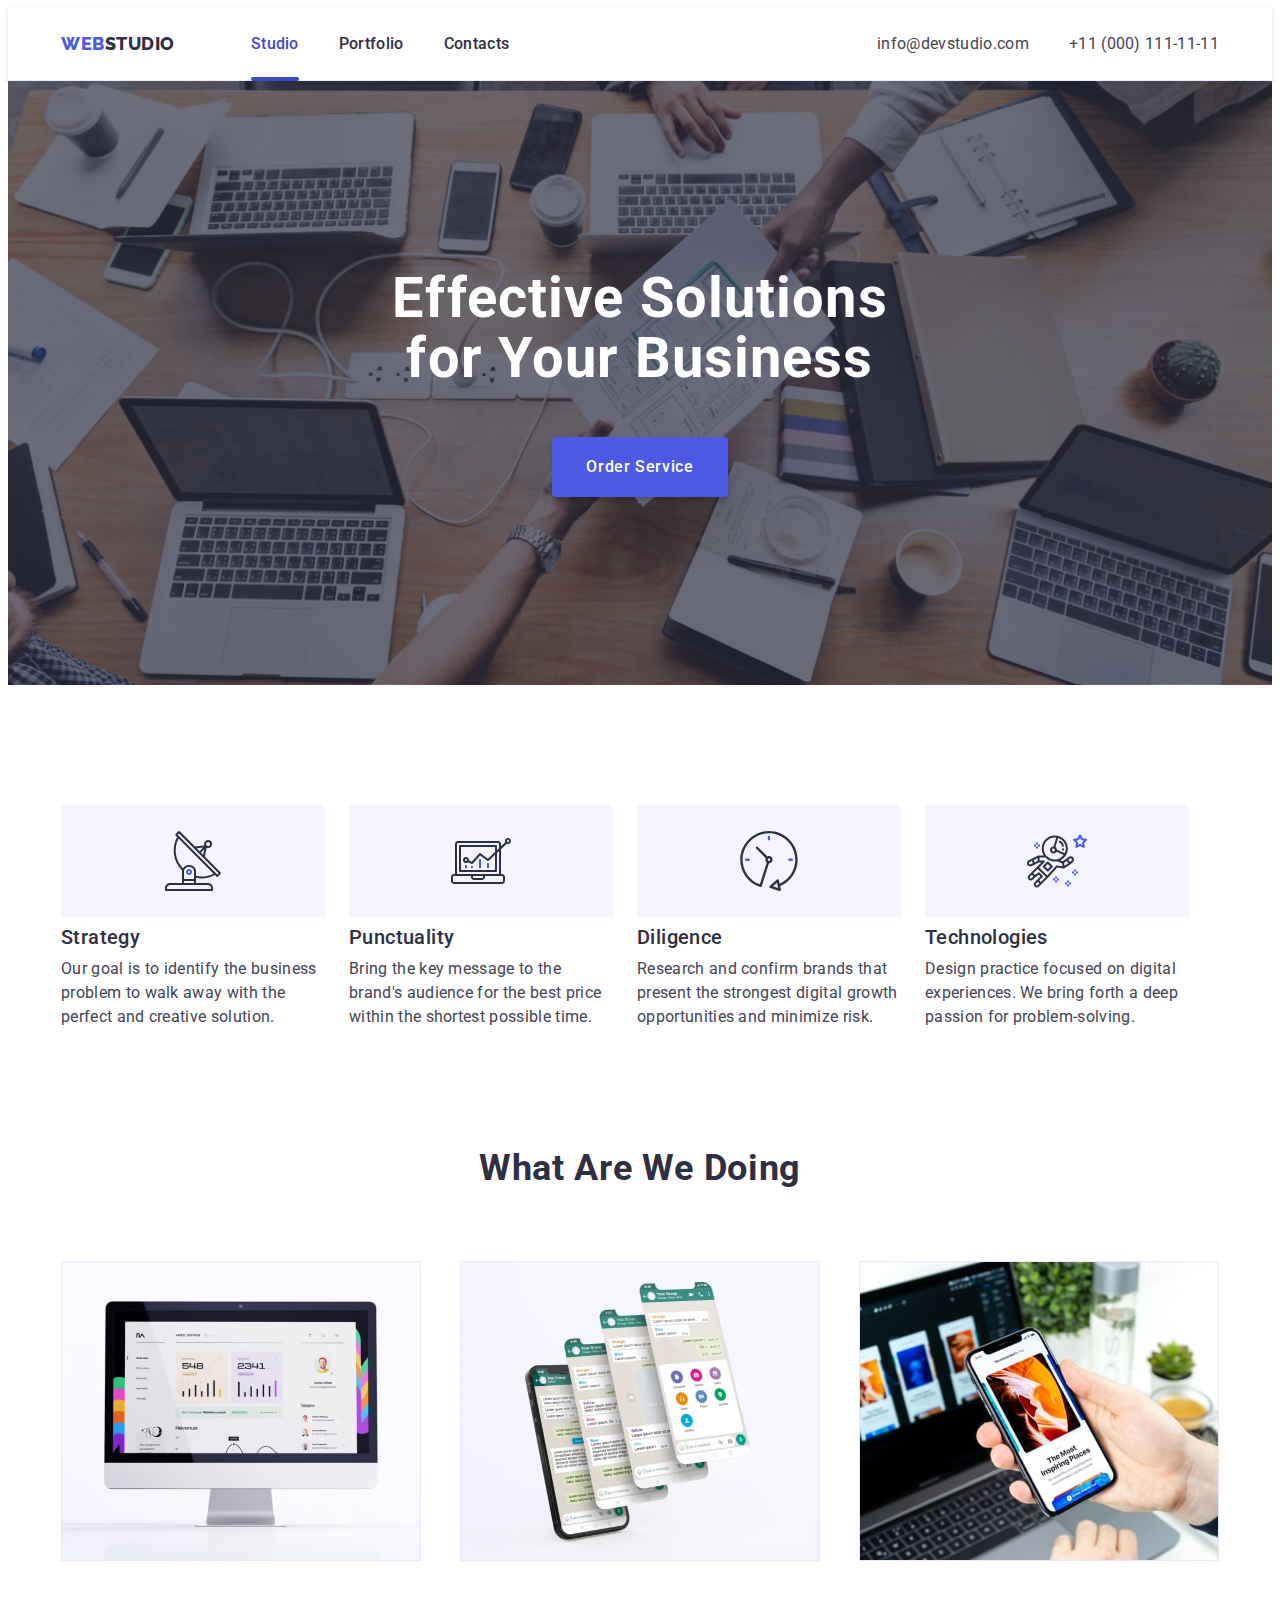
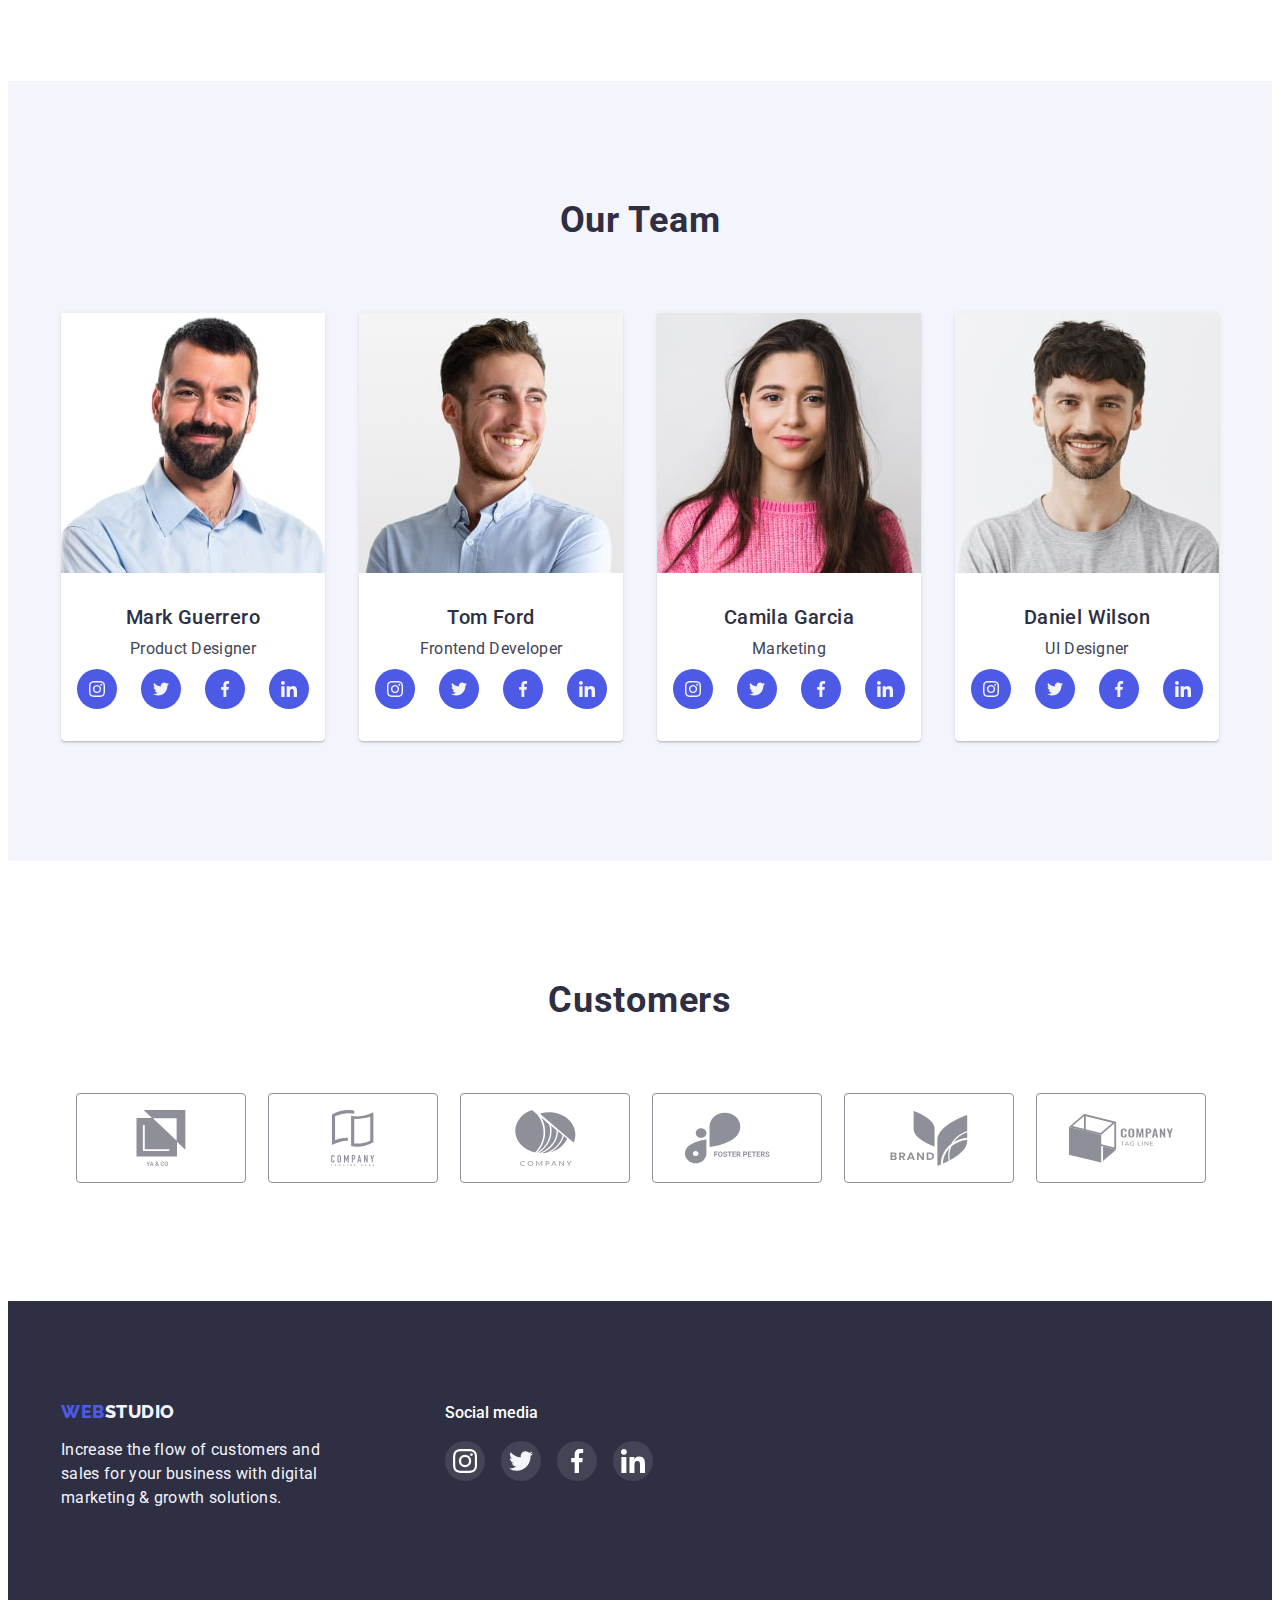
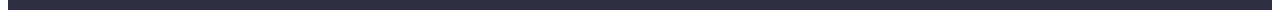
<file: index.html>
<!DOCTYPE html>
<html lang="en">
  <head>
    <meta charset="UTF-8" />
    <meta http-equiv="X-UA-Compatible" content="IE=edge" />
    <meta name="viewport" content="width=device-width, initial-scale=1.0" />
    <link rel="preconnect" href="https://fonts.googleapis.com" />
    <link rel="preconnect" href="https://fonts.gstatic.com" crossorigin />
    <link
      href="https://fonts.googleapis.com/css2?family=Raleway:wght@800&family=Roboto:wght@400;500;700;900&display=swap"
      rel="stylesheet"
    />
    <link
      rel="stylesheet"
      href="https://cdnjs.cloudflare.com/ajax/libs/modern-normalize/1.1.0/modern-normalize.min.css"
      integrity="sha512-wpPYUAdjBVSE4KJnH1VR1HeZfpl1ub8YT/NKx4PuQ5NmX2tKuGu6U/JRp5y+Y8XG2tV+wKQpNHVUX03MfMFn9Q=="
      crossorigin="anonymous"
      referrerpolicy="no-referrer"
    />

    <link rel="stylesheet" href="./css/styles.css" />
    <title>Студія</title>
  </head>
  <body>
    <header class="header">
      <div class="container header-style">
        <nav class="nav">
          <a class="header-logo link" href="./index.html"
            >Web<span class="header-logo-studio">Studio</span>
          </a>
          <ul class="header-list list">
            <li class="item">
              <a class="navigation-link link current" href="./index.html">Studio</a>
            </li>
            <li class="item">
              <a class="navigation-link link" href="./portfolio.html"
                >Portfolio</a
              >
            </li class="item">
            <li><a class="navigation-link link" href="">Contacts</a></li>
          </ul>
        </nav>
        <address class="header-address">
          <ul class="address-list list">
            <li class="item">
              <a class="contacts-link link" href="mailto:info@devstudio.com"
                >info@devstudio.com</a
              >
            </li>
            <li class="item">
              <a class="contacts-link link" href="tel:+110001111111"
                >+11 (000) 111-11-11</a
              >
            </li>
          </ul>
        </address>
      </div>
    </header>
    <main>
      <section class="hero">
        <div class="container">
          <h1 class="hero-title">Effective Solutions for Your Business</h1>
          <button type="button" class="button" data-modal-open>Order Service</button>
        </div>
      </section>

      <section class="section-advantages">
        <div class="container">
          <h2 class="visually-hidden">advantages</h2>
          <ul class="advantages-list list">
            <li class="advantages-item">
              <h3 class="advantages-title">Strategy</h3>
              <p class="advantages-content">
                Our goal is to identify the business problem to walk away with the
                perfect and creative solution.
              </p>
            </li>
            <li class="advantages-item icon-antenna">
              <h3 class="advantages-title">Punctuality</h3>
              <p class="advantages-content">
                Bring the key message to the brand's audience for the best price
                within the shortest possible time.
              </p>
            </li>
            <li class="advantages-item">
              <h3 class="advantages-title">Diligence</h3>
              <p class="advantages-content">
                Research and confirm brands that present the strongest digital
                growth opportunities and minimize risk.
              </p>
            </li>
            <li class="advantages-item">
              <h3 class="advantages-title">Technologies</h3>
              <p class="advantages-content">
                Design practice focused on digital experiences. We bring forth a
                deep passion for problem-solving.
              </p>
            </li>
          </ul>
        <!-- </div> -->
      </section>
      <section class="section-projects">
        <div class="container">
          <h2 class="section-projects-header">What are we doing</h2>
          <ul class="section-projects-list list">
            <li>
              <img
                src="./images/img1.jpg"
                alt="project1"
                width="360"
                height="300"
              />
            </li>
            <li>
              <img
                src="./images/img2.jpg"
                alt="project2"
                width="360"
                height="300"
              />
            </li>
            <li>
              <img
                src="./images/img3.jpg"
                alt="project3"
                width="360"
                height="300"
              />
            </li>
          </ul>
        </div>
      </section>
      <section class = "section-team">
        <div class="container">
          <h2 class="team-main-header">Our Team</h2>
          <ul class="team-list list">
            <li class="team-list-item">
              <img src="./images/teamcard1.jpg" alt="Mark Guerrero" width="264" />
              <div class="team-item-block">
                <h3 class="team-item-header">Mark Guerrero</h3>
                <p class="team-item-text">Product Designer</p>
                <ul class="team-social-list list">
                  <li class="team-social-item">
                    <a class="team-social-link link" href="">
                      <svg class="team-social-icon" width="16" height="16">
                        <use href="./images/icons.svg#icon-instagram" width="16px" height="16px"></use>
                      </svg>
                    </a>
                  </li>
                  <li class="team-social-item">
                    <a class="team-social-link link" href="">
                      <svg class="team-social-icon" width="16" height="16">
                        <use href="./images/icons.svg#icon-twitter"></use>
                      </svg>
                    </a>
                  </li>
                  <li class="team-social-item">
                    <a class="team-social-link link" href="">
                      <svg class="team-social-icon" width="16" height="16">
                        <use href="./images/icons.svg#icon-facebook"></use>
                      </svg>
                    </a>
                  </li>
                  <li class="team-social-item">
                    <a class="team-social-link link" href="">
                      <svg class="team-social-icon" width="16" height="16">
                        <use href="./images/icons.svg#icon-linkedin"></use>
                      </svg>
                    </a>
                  </li>
                </ul>
              </div>
            </li>
            <li class="team-list-item">
              <img src="./images/teamcard2.jpg" alt="Tom Ford" width="264" />
              <div class="team-item-block">
                <h3 class="team-item-header">Tom Ford</h3>
                <p class="team-item-text">Frontend Developer</p>
                <ul class="team-social-list list">
                  <li class="team-social-item">
                    <a class="team-social-link link" href="">
                      <svg class="team-social-icon" width="16" height="16">
                        <use href="./images/icons.svg#icon-instagram" width="16px" height="16px"></use>
                      </svg>
                    </a>
                  </li>
                  <li class="team-social-item">
                    <a class="team-social-link link" href="">
                      <svg class="team-social-icon" width="16" height="16">
                        <use href="./images/icons.svg#icon-twitter"></use>
                      </svg>
                    </a>
                  </li>
                  <li class="team-social-item">
                    <a class="team-social-link link" href="">
                      <svg class="team-social-icon" width="16" height="16">
                        <use href="./images/icons.svg#icon-facebook"></use>
                      </svg>
                    </a>
                  </li>
                  <li class="team-social-item">
                    <a class="team-social-link link" href="">
                      <svg class="team-social-icon" width="16" height="16">
                        <use href="./images/icons.svg#icon-linkedin"></use>
                      </svg>
                    </a>
                  </li>
                </ul>
              </div>
            </li>
            <li class="team-list-item">
              <img src="./images/teamcard3.jpg" alt="Camila Garcia" width="264" />
              <div class="team-item-block">
                <h3 class="team-item-header">Camila Garcia</h3>
                <p class="team-item-text">Marketing</p>
                <ul class="team-social-list list">
                  <li class="team-social-item">
                    <a class="team-social-link link" href="">
                      <svg class="team-social-icon" width="16" height="16">
                        <use href="./images/icons.svg#icon-instagram" width="16px" height="16px"></use>
                      </svg>
                    </a>
                  </li>
                  <li class="team-social-item">
                    <a class="team-social-link link" href="">
                      <svg class="team-social-icon" width="16" height="16">
                        <use href="./images/icons.svg#icon-twitter"></use>
                      </svg>
                    </a>
                  </li>
                  <li class="team-social-item">
                    <a class="team-social-link link" href="">
                      <svg class="team-social-icon" width="16" height="16">
                        <use href="./images/icons.svg#icon-facebook"></use>
                      </svg>
                    </a>
                  </li>
                  <li class="team-social-item">
                    <a class="team-social-link link" href="">
                      <svg class="team-social-icon" width="16" height="16">
                        <use href="./images/icons.svg#icon-linkedin"></use>
                      </svg>
                    </a>
                  </li>
                </ul>
              </div>
            </li>
            <li class="team-list-item">
              <img src="./images/teamcard4.jpg" alt="Daniel Wilson" width="264" />
              <div class="team-item-block">
                <h3 class="team-item-header">Daniel Wilson</h3>
                <p class="team-item-text">UI Designer</p>
                <ul class="team-social-list list">
                  <li class="team-social-item">
                    <a class="team-social-link link" href="">
                      <svg class="team-social-icon" width="16" height="16">
                        <use href="./images/icons.svg#icon-instagram" width="16px" height="16px"></use>
                      </svg>
                    </a>
                  </li>
                  <li class="team-social-item">
                    <a class="team-social-link link" href="">
                      <svg class="team-social-icon" width="16" height="16">
                        <use href="./images/icons.svg#icon-twitter"></use>
                      </svg>
                    </a>
                  </li>
                  <li class="team-social-item">
                    <a class="team-social-link link" href="">
                      <svg class="team-social-icon" width="16" height="16">
                        <use href="./images/icons.svg#icon-facebook"></use>
                      </svg>
                    </a>
                  </li>
                  <li class="team-social-item">
                    <a class="team-social-link link" href="">
                      <svg class="team-social-icon" width="16" height="16">
                        <use href="./images/icons.svg#icon-linkedin"></use>
                      </svg>
                    </a>
                  </li>
                </ul>
              </div>
            </li>
          </ul>
        </div>
      </section>
      <section class="customers">
        <div class="container">
          <h3 class="team-main-header">customers</h3>
          <ul class="customers-list list"> 
            <li class="customers-item">
              <a class="customers-link link" href="">
                <svg class="customers-link-icon" width="104" height="56">
                  <use href="./images/icons.svg#icon-partner1"></use>
                </svg>
              </a>
            </li>
           <li class="customers-item">
            <a class="customers-link link" href="">
                <svg class="customers-link-icon" width="104" height="56">
                  <use href="./images/icons.svg#icon-partner2"></use>
                </svg>
              </a>
            </li>
            <li class="customers-item">
              <a class="customers-link link" href="">
                <svg class="customers-link-icon" width="104" height="56">
                  <use href="./images/icons.svg#icon-partner3"></use>
                </svg>
              </a>
            </li>
            <li class="customers-item">
              <a class="customers-link link" href="">
                <svg class="customers-link-icon" width="104" height="56">
                  <use href="./images/icons.svg#icon-partner4"></use>
                </svg>
              </a>
            </li>
            <li class="customers-item">
              <a class="customers-link link" href="">
                <svg class="customers-link-icon" width="104" height="56">
                  <use href="./images/icons.svg#icon-partner5"></use>
                </svg>
              </a>
            </li>
            <li class="customers-item">
              <a class="customers-link link" href="">
                <svg class="customers-link-icon" width="104" height="56">
                  <use href="./images/icons.svg#icon-partner6"></use>
                </svg>
              </a>
            </li>
          </ul>
        </div>
      </section>
    </main>
    <footer class="footer">
      <div class="container footer-container">
        <div class="footer-block">
          <a class="header-logo link" href="./index.html"
            >Web<span class="footer-logo-studio">Studio</span></a
          >
          <p class="footer-text">
            Increase the flow of customers and sales for your business with digital
            marketing & growth solutions.
          </p>
        </div>
        <div class="footer-socials">
          <h2 class="footer-social-header">Social media</h2>
          <ul class="footer-social-list list">
            <li class="footer-social-item">
              <a class="footer-social-link link" href="" > 
                <svg class="footer-link-icon" width="24" height="24">
                  <use href="./images/icons.svg#icon-instagram"></use>
                </svg>
              </a>
            </li>
            <li class="footer-social-item"><a class="footer-social-link link" href="" > 
              <svg class="footer-link-icon" width="24" height="24">
                <use href="./images/icons.svg#icon-twitter"></use>
              </svg>
            </a></li>
            <li class="footer-social-item"><a class="footer-social-link link" href="" > 
              <svg class="footer-link-icon" width="24" height="24">
                <use href="./images/icons.svg#icon-facebook"></use>
              </svg>
            </a></li>
            <li class="footer-social-item"><a class="footer-social-link link" href="" > 
              <svg class="footer-link-icon" width="24" height="24">
                <use href="./images/icons.svg#icon-linkedin"></use>
              </svg>
            </a></li>
          </ul>
        </div> 
      </div>
    </footer>

    <div class="backdrop is-hidden" data-modal>
      <div class="modal">
        <button type="button" class="modal-button" data-modal-close>
          <svg class="modal-button-icon" width="8px" height="8px">
            <use href="./images/icons.svg#icon-close"></use>
          </svg>
        </button>
      </div>
    </div>
    <script src="./js/modal.js"></script>
  </body>
</html>
</file>
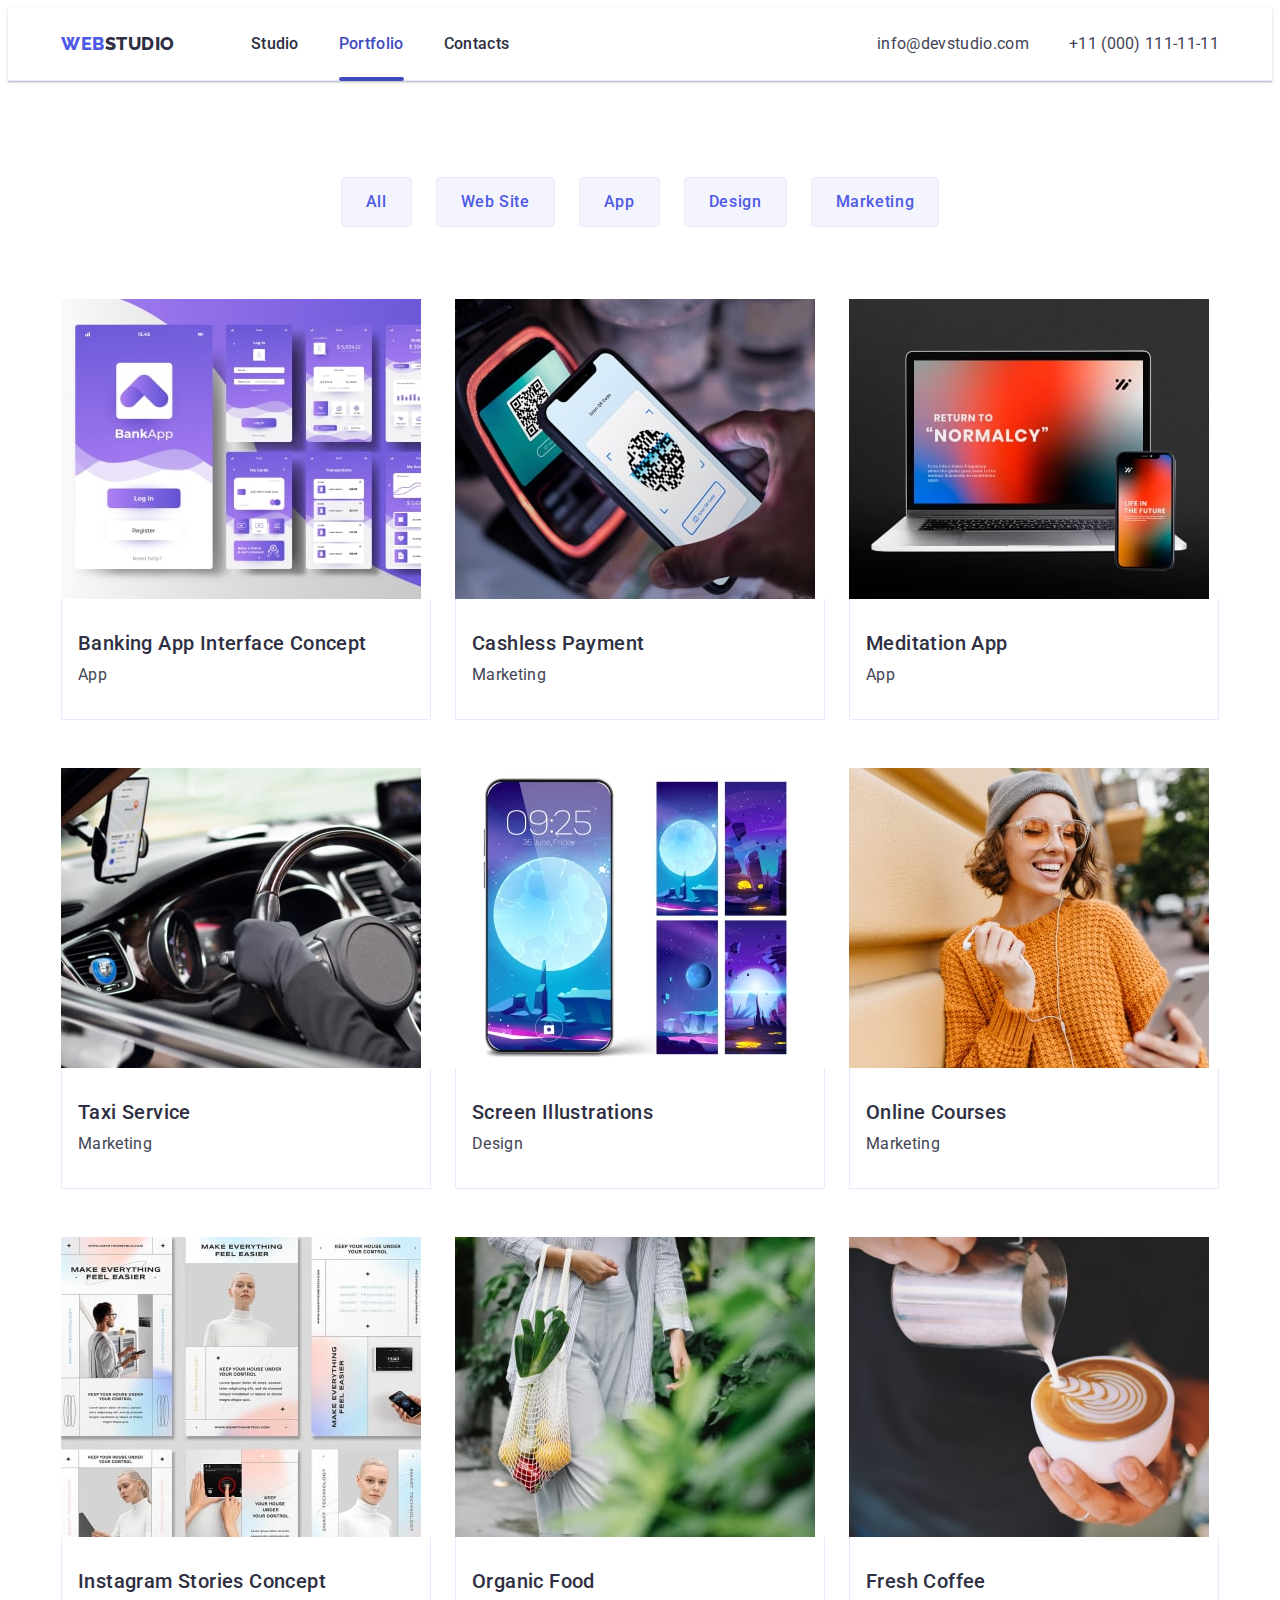
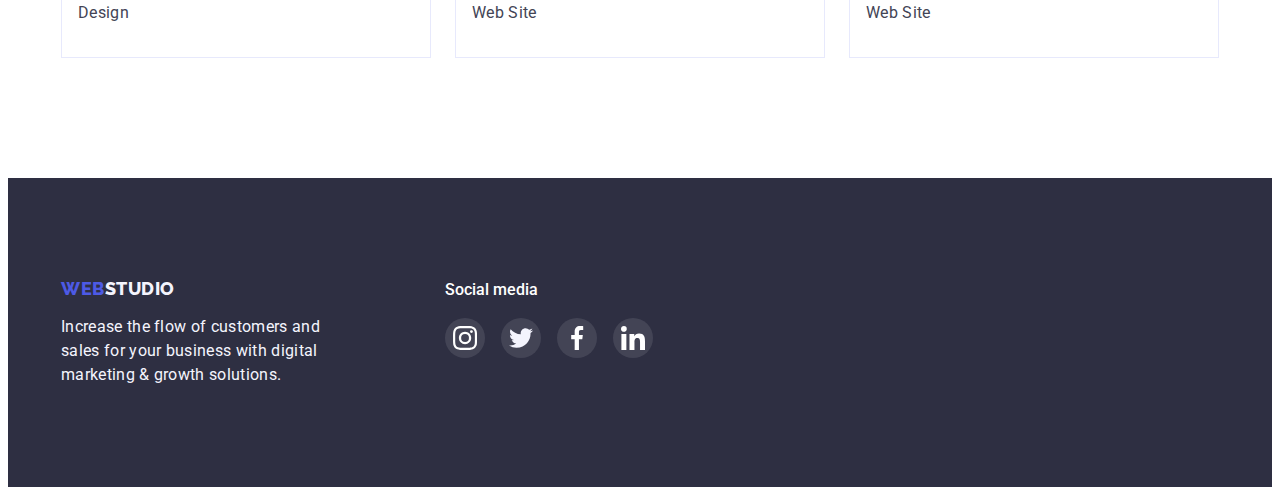
<file: portfolio.html>
<!DOCTYPE html>
<html lang="en">
  <head>
    <meta charset="UTF-8" />
    <meta http-equiv="X-UA-Compatible" content="IE=edge" />
    <meta name="viewport" content="width=device-width, initial-scale=1.0" />
    <link rel="preconnect" href="https://fonts.googleapis.com" />
    <link rel="preconnect" href="https://fonts.gstatic.com" crossorigin />
    <link
      href="https://fonts.googleapis.com/css2?family=Raleway:wght@800&family=Roboto:wght@400;500;700;900&display=swap"
      rel="stylesheet"
    />
    <link
      rel="stylesheet"
      href="https://cdnjs.cloudflare.com/ajax/libs/modern-normalize/1.1.0/modern-normalize.min.css"
      integrity="sha512-wpPYUAdjBVSE4KJnH1VR1HeZfpl1ub8YT/NKx4PuQ5NmX2tKuGu6U/JRp5y+Y8XG2tV+wKQpNHVUX03MfMFn9Q=="
      crossorigin="anonymous"
      referrerpolicy="no-referrer"
    />

    <link rel="stylesheet" href="./css/styles.css" />
    <title>Студія</title>
  </head>
  <body>
    <header class="header">
      <div class="container header-style">
        <nav class="nav">
          <a class="header-logo link" href="./index.html"
            >Web<span class="header-logo-studio">Studio</span>
          </a>
          <ul class="header-list list">
            <li class="item">
              <a class="navigation-link link" href="./index.html">Studio</a>
            </li>
            <li class="item">
              <a class="navigation-link link current" href="./portfolio.html"
                >Portfolio</a
              >
            </li class="item">
            <li><a class="navigation-link link" href="">Contacts</a></li>
          </ul>
        </nav>
        <address class="header-address">
          <ul class="address-list list">
            <li class="item">
              <a class="contacts-link link" href="mailto:info@devstudio.com"
                >info@devstudio.com</a
              >
            </li>
            <li class="item">
              <a class="contacts-link link" href="tel:+110001111111"
                >+11 (000) 111-11-11</a
              >
            </li>
          </ul>
        </address>
      </div>
    </header>
    <main>
      <section class="portfolio-projects-section">
        <div class="container">
          <h1 class="visually-hidden">Portfolio</h1>
          <ul class="filters-list list">
            <li>
              <button type="button" class="portfolio-button">All</button>
            </li>
            <li>
              <button type="button" class="portfolio-button">Web Site</button>
            </li>
            <li>
              <button type="button" class="portfolio-button">App</button>
            </li>
            <li>
              <button type="button" class="portfolio-button">Design</button>
            </li>
            <li>
              <button type="button" class="portfolio-button">Marketing</button>
            </li>
          </ul>
          <ul class="portfolio-projects-list list">
            <li class = "item-portfolio">
              <a href="" class="portfolio-projets-item link">
                <div class="category-thumb">
                  <img
                    src="./images/row1-img1-min.jpg"
                    alt="Banking app interface concept"
                    width="360"
                    height="300"
                  />
                  <div class="category-overlay">
                    <p class="overlay-text text">
                      14 Stylish and User-Friendly App Design Concepts · Task
                      Manager App · Calorie Tracker App · Exotic Fruit Ecommerce
                      App · Cloud Storage App
                    </p>
                  </div>
                </div>
                <div class="portfolio-item-container">
                  <h2 class="project-item-header">Banking App Interface Concept</h2>
                  <p class="project-item-text">App</p>
                </div>                
              </a>
            </li>
            <li class = "item-portfolio">
              <a href="" class="portfolio-projets-item link">
                <div class="category-thumb">
                  <img
                    src="./images/row1-img2-min.jpg"
                    alt="Cashless Payment"
                    width="360"
                    height="300"
                  />
                  <div class="category-overlay">
                    <p class="overlay-text text">
                      14 Stylish and User-Friendly App Design Concepts · Task
                      Manager App · Calorie Tracker App · Exotic Fruit Ecommerce
                      App · Cloud Storage App
                    </p>
                  </div>
                </div>
                <div class="portfolio-item-container">
                  <h2 class="project-item-header">Cashless Payment</h2>
                  <p class="project-item-text">Marketing</p>
                </div>
              </a>
            </li>
            <li class = "item-portfolio">
              <a href="" class="portfolio-projets-item link">
                <div class="category-thumb">
                  <img
                    src="./images/row1-img3-min.jpg"
                    alt="Meditation App"
                    width="360"
                    height="300"
                  />
                  <div class="category-overlay">
                    <p class="overlay-text text">
                      14 Stylish and User-Friendly App Design Concepts · Task
                      Manager App · Calorie Tracker App · Exotic Fruit Ecommerce
                      App · Cloud Storage App
                    </p>
                  </div>
                </div>
                <div class="portfolio-item-container">
                  <h2 class="project-item-header">Meditation App</h2>
                  <p class="project-item-text">App</p>
                </div>
              </a>
            </li>
            <li class = "item-portfolio">
              <a href="" class="portfolio-projets-item link">
                <div class="category-thumb">
                  <img
                    src="./images/row2-img1-min.jpg"
                    alt="Taxi Service"
                    width="360"
                    height="300"
                  />
                  <div class="category-overlay">
                    <p class="overlay-text text">
                      14 Stylish and User-Friendly App Design Concepts · Task
                      Manager App · Calorie Tracker App · Exotic Fruit Ecommerce
                      App · Cloud Storage App
                    </p>
                  </div>
                </div>
                <div class="portfolio-item-container">
                  <h2 class="project-item-header">Taxi Service</h2>
                  <p class="project-item-text">Marketing</p>
                </div>  
              </a>
            </li>
            <li class = "item-portfolio">
              <a href="" class="portfolio-projets-item link">
                <div class="category-thumb">
                  <img
                    src="./images/row2-img2-min.jpg"
                    alt="Screen Illustrations"
                    width="360"
                    height="300"
                  />
                  <div class="category-overlay">
                    <p class="overlay-text text">
                      14 Stylish and User-Friendly App Design Concepts · Task
                      Manager App · Calorie Tracker App · Exotic Fruit Ecommerce
                      App · Cloud Storage App
                    </p>
                  </div>
                </div>
                <div class="portfolio-item-container">
                  <h2 class="project-item-header">Screen Illustrations</h2>
                  <p class="project-item-text">Design</p>
                </div>
              </a>
            </li>
            <li class = "item-portfolio">
              <a href="" class="portfolio-projets-item link">
                <div class="category-thumb">
                    <img
                    src="./images/row2-img3-min.jpg"
                    alt="Online Courses"
                    width="360"
                    height="300"
                  />
                  <div class="category-overlay">
                    <p class="overlay-text text">
                      14 Stylish and User-Friendly App Design Concepts · Task
                      Manager App · Calorie Tracker App · Exotic Fruit Ecommerce
                      App · Cloud Storage App
                    </p>
                  </div>
                </div>
                <div class="portfolio-item-container">
                  <h2 class="project-item-header">Online Courses</h2>
                  <p class="project-item-text">Marketing</p>
                </div>
              </a>
            </li>
            <li class = "item-portfolio">
              <a href="" class="portfolio-projets-item link">
                <div class="category-thumb">
                  <img
                    src="./images/row3-img1-min.jpg"
                    alt="Instagram Stories Concept"
                    width="360"
                    height="300"
                  />
                  <div class="category-overlay">
                    <p class="overlay-text text">
                      14 Stylish and User-Friendly App Design Concepts · Task
                      Manager App · Calorie Tracker App · Exotic Fruit Ecommerce
                      App · Cloud Storage App
                    </p>
                  </div>
                </div>
                <div class="portfolio-item-container">
                  <h2 class="project-item-header">Instagram Stories Concept</h2>
                  <p class="project-item-text">Design</p>
                </div>
              </a>
            </li>
            <li class = "item-portfolio">
              <a href="" class="portfolio-projets-item link">
                <div class="category-thumb">
                  <img
                    src="./images/row3-img2-min.jpg"
                    alt="Organic Food"
                    width="360"
                    height="300"
                  />
                  <div class="category-overlay">
                    <p class="overlay-text text">
                      14 Stylish and User-Friendly App Design Concepts · Task
                      Manager App · Calorie Tracker App · Exotic Fruit Ecommerce
                      App · Cloud Storage App
                    </p>
                  </div>
                </div>
                <div class="portfolio-item-container">
                  <h2 class="project-item-header">Organic Food</h2>
                  <p class="project-item-text">Web Site</p>
                </div>
              </a>
            </li>
            <li class = "item-portfolio">
              <a href="" class="portfolio-projets-item link">
                <div class="category-thumb">
                  <img
                    src="./images/row3-img3-min.jpg"
                    alt="Fresh Coffee"
                    width="360"
                    height="300"
                  />
                  <div class="category-overlay">
                    <p class="overlay-text text">
                      14 Stylish and User-Friendly App Design Concepts · Task
                      Manager App · Calorie Tracker App · Exotic Fruit Ecommerce
                      App · Cloud Storage App
                    </p>
                  </div>
                </div>
                <div class="portfolio-item-container">
                  <h2 class="project-item-header">Fresh Coffee</h2>
                  <p class="project-item-text">Web Site</p>
                  </div>
                  </a
              >
            </li>
          </ul>
        </div>
      </section>
    </main>
    <footer class="footer">
      <div class="container footer-container">
        <div class="footer-block">
          <a class="header-logo link" href="./index.html"
            >Web<span class="footer-logo-studio">Studio</span></a
          >
          <p class="footer-text">
            Increase the flow of customers and sales for your business with digital
            marketing & growth solutions.
          </p>
        </div>
        <div class="footer-socials">
          <h2 class="footer-social-header">Social media</h2>
          <ul class="footer-social-list list">
            <li class="footer-social-item">
              <a class="footer-social-link link" href="" > 
                <svg class="footer-link-icon" width="24" height="24">
                  <use href="./images/icons.svg#icon-instagram"></use>
                </svg>
              </a>
            </li>
            <li class="footer-social-item"><a class="footer-social-link link" href="" > 
              <svg class="footer-link-icon" width="24" height="24">
                <use href="./images/icons.svg#icon-twitter"></use>
              </svg>
            </a></li>
            <li class="footer-social-item"><a class="footer-social-link link" href="" > 
              <svg class="footer-link-icon" width="24" height="24">
                <use href="./images/icons.svg#icon-facebook"></use>
              </svg>
            </a></li>
            <li class="footer-social-item"><a class="footer-social-link link" href="" > 
              <svg class="footer-link-icon" width="24" height="24">
                <use href="./images/icons.svg#icon-linkedin"></use>
              </svg>
            </a></li>
          </ul>
        </div> 
      </div>
    </footer>
  </body>
</html>
</file>
<file: css/styles.css>
:root {
  --color-navy-blue: #2e2f42;
  --color-cloud: #f4f4fd;
  --color-white: #ffffff;
  --color-ocean: #404bbf;
  --color-iris: #4d5ae5;
  --color-slate: #434455;
  --color-lite-slate: #8E8F99;
  --color-green: #31D0AA;
  --modal-overlay-color: rgba(46, 47, 66, 0.4);
  --modal-background-color: #FCFCFC;
  --typical-transition: 250ms cubic-bezier(0.4, 0, 0.2, 1);
}

p,
h1,
h2,
h3,
h4,
h5,
h6 {
  margin: 0;
}

ul {
  margin: 0;
  padding-left: 0;
}

img {
  display: block;
  max-width: 100%;
  height: auto;
}

body {
  font-family: "Roboto", sans-serif;
  color: var(--color-slate);
  background-color: var(--color-white);
}
/* inherit - наследование свойств родителя */
.list {
  list-style: none;
}

.link {
  text-decoration: none;
}

.visually-hidden {
  position: absolute;
  width: 1px;
  height: 1px;
  margin: -1px;
  border: 0;
  padding: 0;
  white-space: nowrap;
  clip-path: inset(100%);
  clip: rect(0 0 0 0);
  overflow: hidden;
}

.header {
  display: block;
  border-bottom: 1px solid #e7e9fc;
  box-shadow: 0px 2px 1px rgba(46, 47, 66, 0.08), 0px 1px 1px rgba(46, 47, 66, 0.16), 0px 1px 6px rgba(46, 47, 66, 0.08);
}

.header-style,
.nav,
.header-list,
.address-list {
  display: flex;
  align-items: center;
  justify-content: space-between;
}

.header-list {
  margin-left: 76px;
}
.header-list .item:not(:last-child) {
  margin-right: 40px;
}

/* .header-list .item:last-child {
  margin-right: 0;
} */
.container {
  width: 1158px;
  padding-left: 15px;
  padding-right: 15px;
  margin: 0 auto;

  /* outline: 1px solid red; */
}
.header-logo {
  font-family: "Raleway", sans-serif;
  font-weight: 800;
  font-size: 18px;
  line-height: 1.17;
  /* display: flex;
  align-items: center; */
  letter-spacing: 0.03em;
  text-transform: uppercase;
  color: var(--color-iris);
}

.header-logo-studio {
  color: var(--color-navy-blue);
}
.navigation-link {
  display: block;
  padding-top: 24px;
  padding-bottom: 24px;

  font-weight: 500;
  font-size: 16px;
  line-height: 1.5;
  letter-spacing: 0.02em;
  color: var(--color-navy-blue);
  position: relative;
  transition: color var(--typical-transition);
}

.current {
  color: var(--color-ocean);
}

.current::after {
  content: "";
  position: absolute;
  left: 0;
  bottom: -1px;
  display: block;
  width: 100%;
  height: 4px;
  border-radius: 2px;
  background-color: var(--color-ocean);
}

.navigation-link:is(:hover, :focus) {
  color: var(--color-ocean);
}

.header-address {
  margin-left: auto;
  font-style: normal;
}

.address-list .item + .item {
  margin-left: 40px;
}

.contacts-link {
  font-family: "Roboto";
  /* font-weight: 400; */
  font-size: 16px;
  line-height: 1.5;
  letter-spacing: 0.02em;
  color: var(--color-slate);
  transition: color var(--typical-transition);

}

.contacts-link:is(:hover, :focus) {
  color: var(--color-ocean);
}

.hero {
  /* width: 1440px;
  height: 600px;
  left: 0px;
  top: 72px; */
  /* height: 600px; */
  /* padding-top: 188px;
  padding-bottom: 188px; */
  text-align: center;
  background: var(--color-navy-blue);
  padding-top: 188px;
  padding-bottom: 188px;
  max-width: 1440px;
  background-image: linear-gradient(rgba(46, 47, 66, 0.7), rgba(46, 47, 66, 0.7)), url('../images/hero-pic.jpg');
  background-repeat: no-repeat;
  background-position: center;
  background-size: cover;
  margin: 0 auto;
}


.hero-title {
  display: block;
  max-width: 496px;
  margin: 0 auto;
  /* padding-top: 188px; */
  font-weight: 700;
  font-size: 56px;
  line-height: 1.07;

  letter-spacing: 0.02em;
  /* text-transform: capitalize; */
  color: var(--color-white);
}

.button {
  margin-top: 48px;
  padding: 16px 32px;
  font-family: inherit;
  font-weight: 500;
  font-size: 16px;
  line-height: 1.5;
  letter-spacing: 0.04em;
  color: var(--color-white);
  background: var(--color-iris);
  border-radius: 4px;
  border-color: transparent;
  cursor: pointer;
  box-shadow: 0px 4px 4px rgba(0, 0, 0, 0.15);
  transition: background var(--typical-transition);
}

.button:is(:hover, :focus) {
  background: var(--color-ocean);
}

.advantages-logo {
  display: block;

}

.section-advantages {
  padding: 120px 0;
}
.advantages-list {
  display: flex;
  gap: 24px;
}

.advantages-item {
  display: block;
  width: 264px;
  /* background-image: url('../images/antenna1.svg'); */
}

.advantages-item::before  {
  display: block;
  /* width: 264px; */
  height: 112px;
  content: '';
  background-repeat: no-repeat;
  background-position: center;
  background-size: 60px 64px;
  background-color: var(--color-cloud);
  margin-bottom: 8px;
  /* background-image: url("../images/icons.svg#antenna");../images/antenna.svg advantages-item */
  
}

.advantages-item:nth-child(1):before  {
  /* background-image: url("../images/icons.svg#advantages-item"); */
  background-image: url("../images/antenna.svg");
  
}

.advantages-item:nth-child(2):before  {
  background-image: url("../images/diagram.svg");
  
}

.advantages-item:nth-child(3):before  {
  background-image: url("../images/clock.svg");
  
}

.advantages-item:nth-child(4):before  {
  background-image: url("../images/astronaut.svg");
  
}




/* <svg class="advantages-logo" width="150" height="150">
                <use href="./images/icons.svg#icon-antenna"></use>
                <!-- <use href="./images/antenna.svg"></use> -->
              </svg>
              */

.advantages-title {
  margin-bottom: 8px;
  font-weight: 500;
  font-size: 20px;
  line-height: 1.2;
  letter-spacing: 0.02em;
  color: var(--color-navy-blue);
}

.advantages-content {
  font-size: 16px;
  line-height: 1.5;
  letter-spacing: 0.02em;
  color: var(--color-slate);
}

.section-projects {
  padding-bottom: 120px;
}
.section-projects-header {
  margin-bottom: 72px;
  font-weight: 700;
  font-size: 36px;
  line-height: 1.11;
  text-align: center;
  letter-spacing: 0.02em;
  text-transform: capitalize;
  color: var(--color-navy-blue);
}

.section-projects-list {
  display: flex;
  justify-content: space-between;
  /* margin-bottom: 120px; */
}

.section-team {
  background-color: var(--color-cloud);
  padding-top: 120px;
  padding-bottom: 120px;
}

.team-main-header {
  font-weight: 700;
  font-size: 36px;
  line-height: 1.11;
  text-align: center;
  letter-spacing: 0.02em;
  text-transform: capitalize;
  color: var(--color-navy-blue);

  margin-bottom: 72px;
}

.team-list {
  display: flex;
  justify-content: space-between;
}
.team-list-item {
  background-color: var(--color-white);
  border-radius: 0px 0px 4px 4px;
  box-shadow: 0px 1px 6px rgba(46, 47, 66, 0.08), 0px 1px 1px rgba(46, 47, 66, 0.16), 0px 2px 1px rgba(46, 47, 66, 0.08);

}

.team-item-block {
  padding: 32px 0;
}
.team-item-header {
  font-weight: 500;
  font-size: 20px;
  line-height: 1.2;
  text-align: center;
  letter-spacing: 0.02em;
  color: var(--color-navy-blue);
}

.team-item-text {
  /* font-weight: 400; */
  font-size: 16px;
  line-height: 1.5;
  text-align: center;
  letter-spacing: 0.02em;
  color: var(--color-slate);
  margin-top:  8px;
}

.team-social-list {
  margin-top: 8px;
  display: flex;
  justify-content: center;
  gap: 24px;
}

.team-social-item {
  width: 40px;
  height: 40px;
}

.team-social-link {
  width: 100%;
  height: 100%;
  border-radius: 50%;
  border-color: transparent;
  background-color: var(--color-iris);
  display: flex;
  align-items: center;
  justify-content: center;
  fill: var(--color-cloud);
  transition: background-color var(--typical-transition);
}

.team-social-link:is(:hover, :focus) {
  background-color: var(--color-ocean);
}

.customers {
  padding-top: 120px;
  padding-bottom: 120px;
}

.customers-list {
  display: flex;
  margin-top: 72px;
  justify-content: center;
  gap: 24px;
  

}

.customers-item {
  width: 168px;
  height: 88px;
  /* color: var(--color-lite-slate); */
  /* fill: currentColor; */
} 

.customers-link {
  /* color: var(--color-lite-slate); */
  width: 100%;
  height: 100%;
  display: flex;
  align-items: center;
  justify-content: center;
  border: 1px solid var(--color-lite-slate); /*currentColor;*/
  border-radius: 4px;
  fill: var(--color-lite-slate); /*currentColor;*/
  transition: fill var(--typical-transition),
  border-color  var(--typical-transition);
}

.customers-link:is(:hover, :focus) {
  fill: var(--color-ocean);
  border-color: var(--color-ocean);
  /* color: var(--color-ocean); */
  /* background-color: tomato; */
}
.footer {
  background: var(--color-navy-blue);
  padding-top: 100px;
  padding-bottom: 100px;}

.footer-container {
  display: flex;
}

.footer-block {
  display: block;
  width: 264px;
  /* padding: 100px 0; */
}

.footer-logo-studio {
  color: var(--color-cloud);
}

.footer-text {
  margin-top: 16px;
  /* font-weight: 400; */
  font-size: 16px;
  line-height: 1.5;
  letter-spacing: 0.02em;
  color: var(--color-cloud);
}

.footer-socials {
  margin-left: 120px;
  color: var(--color-white);
}

.footer-social-header {
  font-weight: 500;
  font-size: 16px;
  line-height: 24px;
}

.footer-social-item {
  display: flex;
  align-items: center;
  justify-content: center;
  width: 40px;
  height: 40px;
}

.footer-social-list {
  margin-top: 16px;
  display: flex;
  /* justify-content: center; */
  /* align-items: center; */
  gap: 16px;
}

.footer-social-link {
  display: flex;
  align-items: center;
  justify-content: center;
  width: 100%;
  height: 100%;
  /* border: 1px solid red; */
  border-radius: 50%;
  background-color: var(--color-slate);
  fill: var(--color-white);
  transition: background-color var(--typical-transition);
}

.footer-social-link:is(:hover, :focus) {
  background-color: var(--color-green);
}

.footer-link-icon {
  /* align-items: center;
  justify-content: center; */
}
/* portfolio */
.portfolio-projects-section {
  padding-top: 96px;
  padding-bottom: 120px;
}

.filters-list {
   display: flex;
  justify-content: center;
  margin-bottom: 72px;
  /* padding-top: 96px;
  padding-bottom: 72px; */
}

.filters-list li + li {
  margin-left: 24px;
}

.portfolio-button {
  padding: 12px 24px;

  font-family: "Roboto", sans-serif;
  font-weight: 500;
  font-size: 16px;
  line-height: 1.5;
  /* display: flex;
  align-items: center;
  text-align: center; */
  letter-spacing: 0.04em;
  /* IRIS */
  color: var(--color-iris);
  background: var(--color-cloud);
  border: 1px solid #e7e9fc;
  border-radius: 4px;
  cursor: pointer;
  transition: color var(--typical-transition),
  shadow var(--typical-transition),
  background var(--typical-transition),
  border-color  var(--typical-transition);

}

.portfolio-button:is(:hover, :focus) {
  color: var(--color-white);
  box-shadow: 0px 3px 1px rgba(0, 0, 0, 0.1), 0px 2px 1px rgba(0, 0, 0, 0.08), 0px 2px 2px rgba(0, 0, 0, 0.12);
  background: var(--color-ocean);
  border-color: transparent;
}

.portfolio-projects-list {
  display: flex;
  flex-wrap: wrap;
  gap: 24px;
  row-gap: 48px;
}

.item-portfolio {
  /* width: 360px; */
  flex-basis: calc((100% - 48px) / 3);
}

.portfolio-projets-item {
  display: block;
  transition: box-shadow var(--typical-transition);
}
.portfolio-projets-item:is(:hover, :focus) {
  box-shadow: 0px 1px 6px rgba(46, 47, 66, 0.08), 0px 1px 1px rgba(46, 47, 66, 0.16), 0px 2px 1px rgba(46, 47, 66, 0.08);
}
.portfolio-item-container {
  padding: 32px 16px;
  border-bottom: 1px solid #E7E9FC;
  border-left:  1px solid #E7E9FC;
  border-right:  1px solid #E7E9FC;
}

/** Overlay portfolio items */
.category-thumb {
  position: relative;
  overflow: hidden;
}

.category-overlay {
  position: absolute;
  top: 0;
  left: 0;
  width: 100%;
  height: 100%;
  background-color: var(--color-iris);

  transform: translateY(100%);
  transition: transform var(--typical-transition);
}

.overlay-text {
  display: flex;
  justify-content: center;
  padding: 40px 32px;
  color: var(--color-cloud);
}

/** Hover and focus for overlay in filter section */
.portfolio-projets-item:is(:hover, :focus) .category-overlay {
  transform: translateY(0);
}


.project-item-header {
  /* margin-top: 32px; */
  margin-bottom: 8px;
  font-weight: 500;
  font-size: 20px;
  line-height: 1.2;
  letter-spacing: 0.02em;
  color: var(--color-navy-blue);
}
.project-item-text {
  font-size: 16px;
  line-height: 1.5;
  letter-spacing: 0.02em;
  color: var(--color-slate);
}

/* modal + backdrop */

.backdrop {
  position: fixed;
  top: 0;
  left: 0;
  width: 100%;
  height: 100%;
  background-color: var(--modal-overlay-color);

  opacity: 1;

  transition:
      opacity var(--typical-transition),
      visibility var(--typical-transition);
}

.backdrop.is-hidden {
  opacity: 0;
  visibility: hidden;
  pointer-events: none;
}

.backdrop.is-hidden .modal {
  transform: translate(-50%, -50%) scaleX(0.4) scaleY(0.1);
}

.modal {
  position: absolute;
  top: 50%;
  left: 50%;
  transform: translate(-50%, -50%) scale(1);

  min-width: 400px;
  min-height: 576px;

  background-color: var(--modal-background-color);
  box-shadow: 0px 1px 1px rgba(0, 0, 0, 0.14), 0px 1px 3px rgba(0, 0, 0, 0.12), 0px 2px 1px rgba(0, 0, 0, 0.2);
  border-radius: 4px;

  transition: transform var(--typical-transition);
}

/** Modal button  */
.modal-button {
  position: absolute;
  top: 0;
  right: 0;
  width: 24px;
  height: 24px;
  margin-top: 24px;
  margin-right: 24px;

  background-color: var(--accent-color);
  border: 1px solid rgba(0, 0, 0, 0.1);
  border-radius: 50%;

  transition:
      background-color var(--typical-transition),
      border-color var(--typical-transition);
}

.modal-button-icon {
  position: absolute;
  top: 50%;
  left: 50%;
  transform: translate(-50%, -50%);
  fill: var(--dark-color);

  transition: fill var(--typical-transition);
}

/** Hover and focus for modal button  */
.modal-button:hover,
.modal-button:focus {
  background-color: var(--pressed-state-color);
  border-color: transparent;
}

/** Hover and focus for modal icon  */
.modal-button:hover .modal-button-icon,
.modal-button:focus .modal-button-icon {
  fill: var(--white-background-color);
}
</file>
